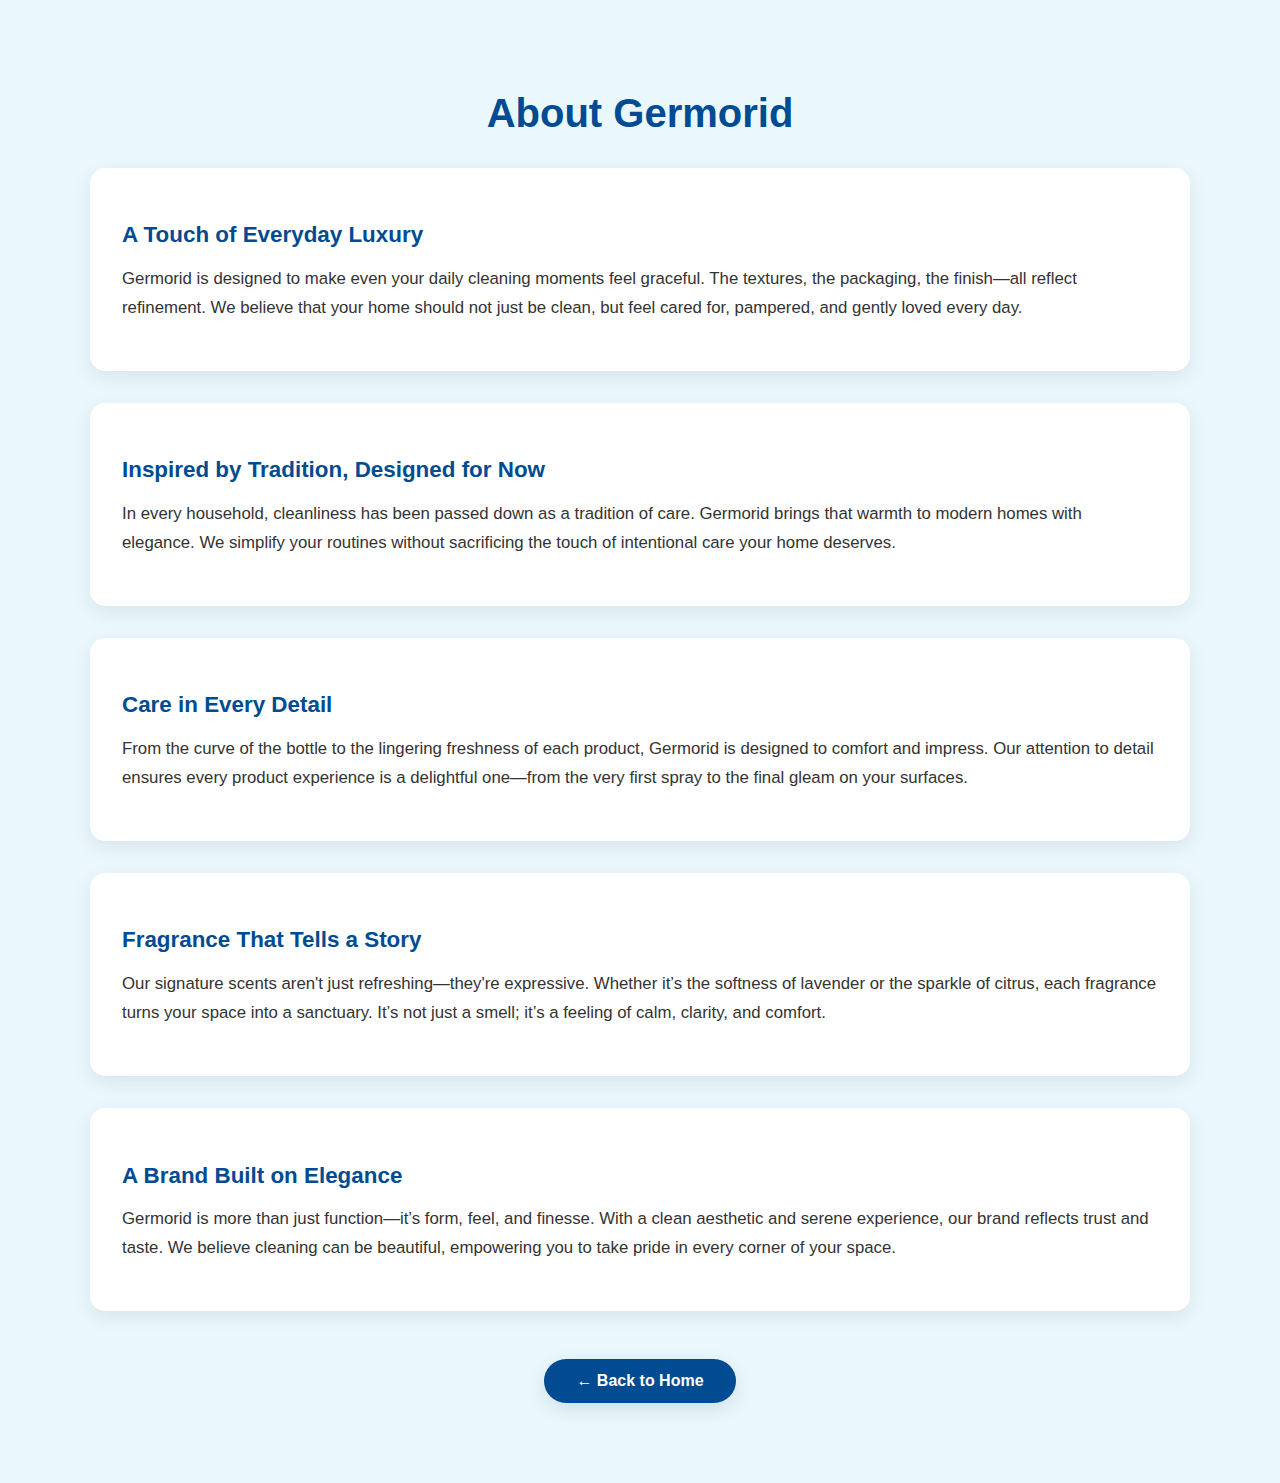
<file: about.html>
<!DOCTYPE html>
<html lang="en">
<head>
  <meta charset="UTF-8" />
  <meta name="viewport" content="width=device-width, initial-scale=1.0"/>
  <title>About Germorid</title>
  <style>
    body {
      font-family: 'Segoe UI', sans-serif;
      background: #eaf7fc;
      color: #333;
      margin: 0;
      padding: 2rem;
    }

    .about-wrapper {
      max-width: 1100px;
      margin: auto;
      padding: 2rem;
    }

    .about-title {
      text-align: center;
      font-size: 2.5rem;
      color: #004b91;
      margin-bottom: 2rem;
    }

    .about-box {
      background: #ffffff;
      padding: 2rem;
      border-radius: 15px;
      margin-bottom: 2rem;
      box-shadow: 0 6px 20px rgba(0,0,0,0.08);
      transition: transform 0.3s ease;
    }

    .about-box:hover {
      transform: translateY(-5px);
    }

    .about-box h3 {
      color: #004b91;
      font-size: 1.4rem;
      margin-bottom: 1rem;
    }

    .about-box p {
      font-size: 1.05rem;
      line-height: 1.7;
    }

    .back-button {
      display: block;
      margin: 3rem auto 1rem;
      padding: 0.8rem 2rem;
      background-color: #004b91;
      color: #fff;
      font-weight: bold;
      text-decoration: none;
      border-radius: 30px;
      box-shadow: 0 6px 20px rgba(0, 0, 0, 0.1);
      transition: background-color 0.3s ease, transform 0.3s ease;
      width: max-content;
    }

    .back-button:hover {
      background-color: #003366;
      transform: translateY(-3px);
    }

    @media (max-width: 768px) {
      .about-box {
        padding: 1.5rem;
      }

      .about-title {
        font-size: 2rem;
      }
    }
  </style>
</head>
<body>
  <div class="about-wrapper">
    <h1 class="about-title">About Germorid</h1>

    <div class="about-box">
      <h3>A Touch of Everyday Luxury</h3>
      <p>
        Germorid is designed to make even your daily cleaning moments feel graceful. The textures, the packaging, the finish—all reflect refinement. We believe that your home should not just be clean, but feel cared for, pampered, and gently loved every day.
      </p>
    </div>

    <div class="about-box">
      <h3>Inspired by Tradition, Designed for Now</h3>
      <p>
        In every household, cleanliness has been passed down as a tradition of care. Germorid brings that warmth to modern homes with elegance. We simplify your routines without sacrificing the touch of intentional care your home deserves.
      </p>
    </div>

    <div class="about-box">
      <h3>Care in Every Detail</h3>
      <p>
        From the curve of the bottle to the lingering freshness of each product, Germorid is designed to comfort and impress. Our attention to detail ensures every product experience is a delightful one—from the very first spray to the final gleam on your surfaces.
      </p>
    </div>

    <div class="about-box">
      <h3>Fragrance That Tells a Story</h3>
      <p>
        Our signature scents aren't just refreshing—they're expressive. Whether it’s the softness of lavender or the sparkle of citrus, each fragrance turns your space into a sanctuary. It’s not just a smell; it’s a feeling of calm, clarity, and comfort.
      </p>
    </div>

    <div class="about-box">
      <h3>A Brand Built on Elegance</h3>
      <p>
        Germorid is more than just function—it’s form, feel, and finesse. With a clean aesthetic and serene experience, our brand reflects trust and taste. We believe cleaning can be beautiful, empowering you to take pride in every corner of your space.
      </p>
    </div>

    <a href="index.html" class="back-button">← Back to Home</a>
  </div>
</body>
</html>
</file>
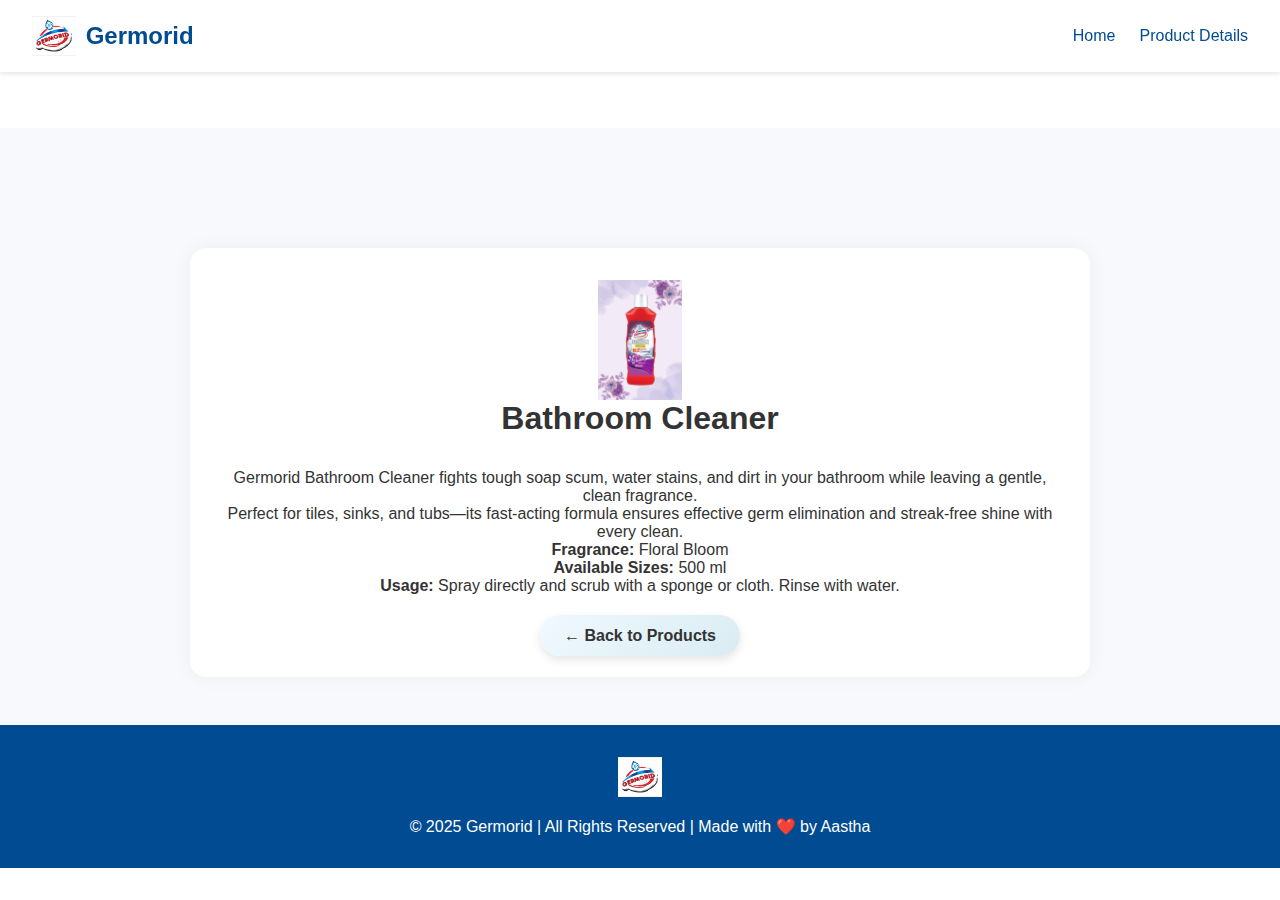
<file: bathroom-cleaner.html>
<!DOCTYPE html>
<html lang="en">
<head>
  <meta charset="UTF-8" />
  <meta name="viewport" content="width=device-width, initial-scale=1.0"/>
  <title>Bathroom Cleaner - Germorid</title>
  <link rel="stylesheet" href="styles2523.css" />
</head>
<body>
  <header class="navbar">
    <div class="logo">
      <img src="logo.jpeg" alt="Germorid Logo" class="logo-img" />
      <span>Germorid</span>
    </div>
    <nav class="nav-menu">
      <ul class="nav-links">
        <li><a href="index.html">Home</a></li>
        <li><a href="#product">Product Details</a></li>
      </ul>
    </nav>
  </header>
<section id="product" class="products" style="padding-top: 120px;">
  <div class="product-grid" style="max-width: 900px; margin: auto;">
    <div class="product-card" style="padding: 2rem; box-shadow: 0 0 20px rgba(0,0,0,0.05); border-radius: 16px; background-color: #fff;">
      <div class="product-image" style="text-align: center;">
        <img src="bathroomc.jpeg" alt=" Bathroom cleaner" style="max-width: 200px;" />
      </div>
      <h2 style="text-align: center;"> Bathroom Cleaner</h2>
<p>
          Germorid Bathroom Cleaner fights tough soap scum, water stains, and dirt in your bathroom while leaving a gentle, clean fragrance. 
        </p>
        <p>
          Perfect for tiles, sinks, and tubs—its fast-acting formula ensures effective germ elimination and streak-free shine with every clean.
        </p>
        <p><strong>Fragrance:</strong> Floral Bloom</p>
        <p><strong>Available Sizes:</strong> 500 ml</p>
        <p><strong>Usage:</strong> Spray directly and scrub with a sponge or cloth. Rinse with water.</p>


      <!-- FIXED BUTTON -->
      <div style="text-align: center; margin-top: 2rem;">
        <a href="index.html#products" class="cta-button">← Back to Products</a>
      </div>
    </div>
  </div>
</section>


  <footer class="footer">
    <div class="footer-logo">
      <img src="logo.jpeg" alt="Germorid Logo" />
    </div>
    <p>&copy; 2025 Germorid | All Rights Reserved | Made with ❤️ by Aastha</p>
  </footer>
</body>
</html>
</file>
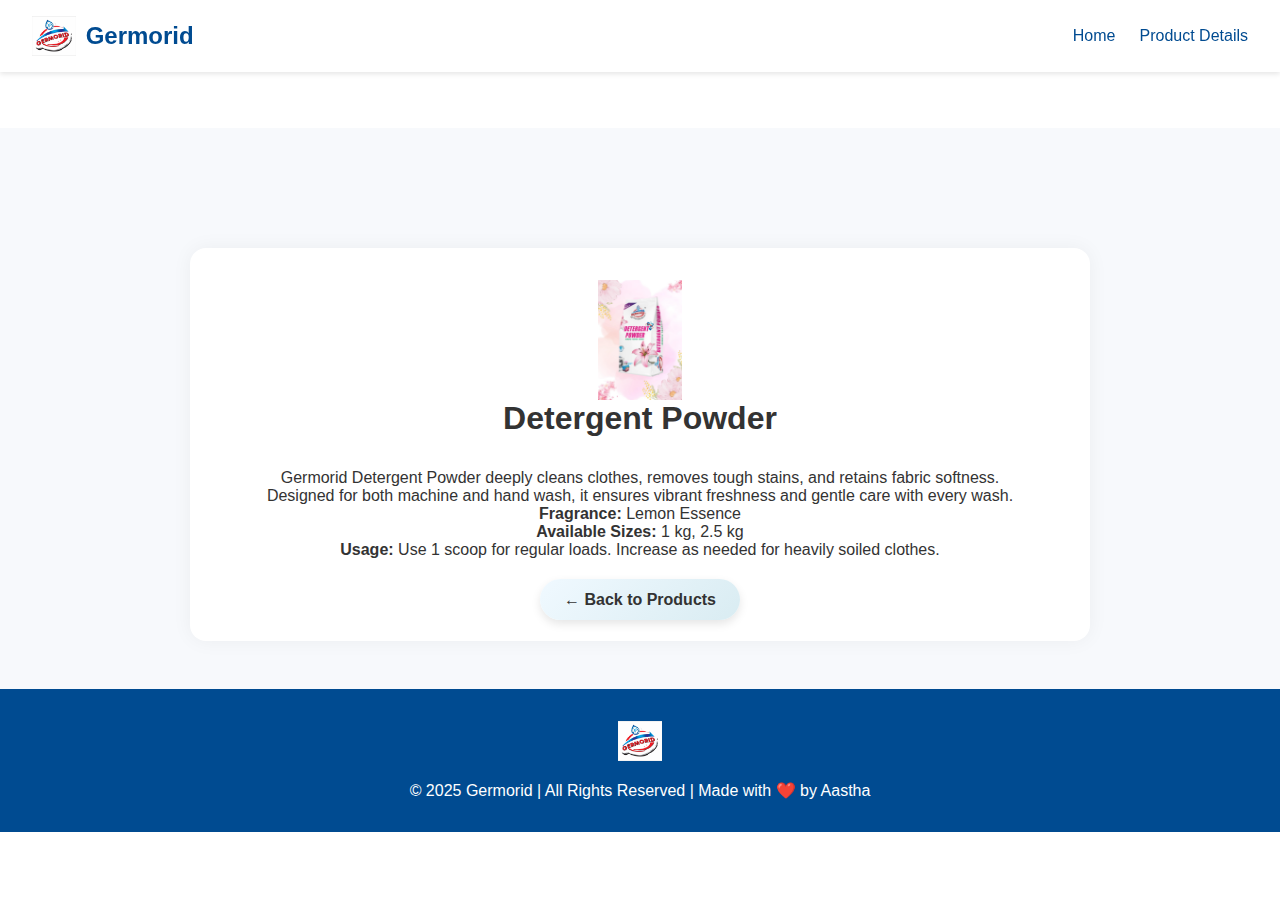
<file: detergent-powder.html>
<!DOCTYPE html>
<html lang="en">
<head>
  <meta charset="UTF-8" />
  <meta name="viewport" content="width=device-width, initial-scale=1.0"/>
  <title>Detergent Powder - Germorid</title>
  <link rel="stylesheet" href="styles2523.css" />
</head>
<body>
  <header class="navbar">
    <div class="logo">
      <img src="logo.jpeg" alt="Germorid Logo" class="logo-img" />
      <span>Germorid</span>
    </div>
    <nav class="nav-menu">
      <ul class="nav-links">
        <li><a href="index.html">Home</a></li>
        <li><a href="#product">Product Details</a></li>
      </ul>
    </nav>
  </header>
<section id="product" class="products" style="padding-top: 120px;">
  <div class="product-grid" style="max-width: 900px; margin: auto;">
    <div class="product-card" style="padding: 2rem; box-shadow: 0 0 20px rgba(0,0,0,0.05); border-radius: 16px; background-color: #fff;">
      <div class="product-image" style="text-align: center;">
        <img src="powder.jpeg" alt="Detergent Powder" style="max-width: 200px;" />
      </div>
      <h2 style="text-align: center;">Detergent Powder</h2>
<p>Germorid Detergent Powder deeply cleans clothes, removes tough stains, and retains fabric softness.</p>
<p>Designed for both machine and hand wash, it ensures vibrant freshness and gentle care with every wash.</p>
<p><strong>Fragrance:</strong> Lemon Essence</p>
<p><strong>Available Sizes:</strong> 1 kg, 2.5 kg</p>
<p><strong>Usage:</strong> Use 1 scoop for regular loads. Increase as needed for heavily soiled clothes.</p>

      <!-- FIXED BUTTON -->
      <div style="text-align: center; margin-top: 2rem;">
        <a href="index.html#products" class="cta-button">← Back to Products</a>
      </div>
    </div>
  </div>
</section>


  <footer class="footer">
    <div class="footer-logo">
      <img src="logo.jpeg" alt="Germorid Logo" />
    </div>
    <p>&copy; 2025 Germorid | All Rights Reserved | Made with ❤️ by Aastha</p>
  </footer>
</body>
</html>
</file>
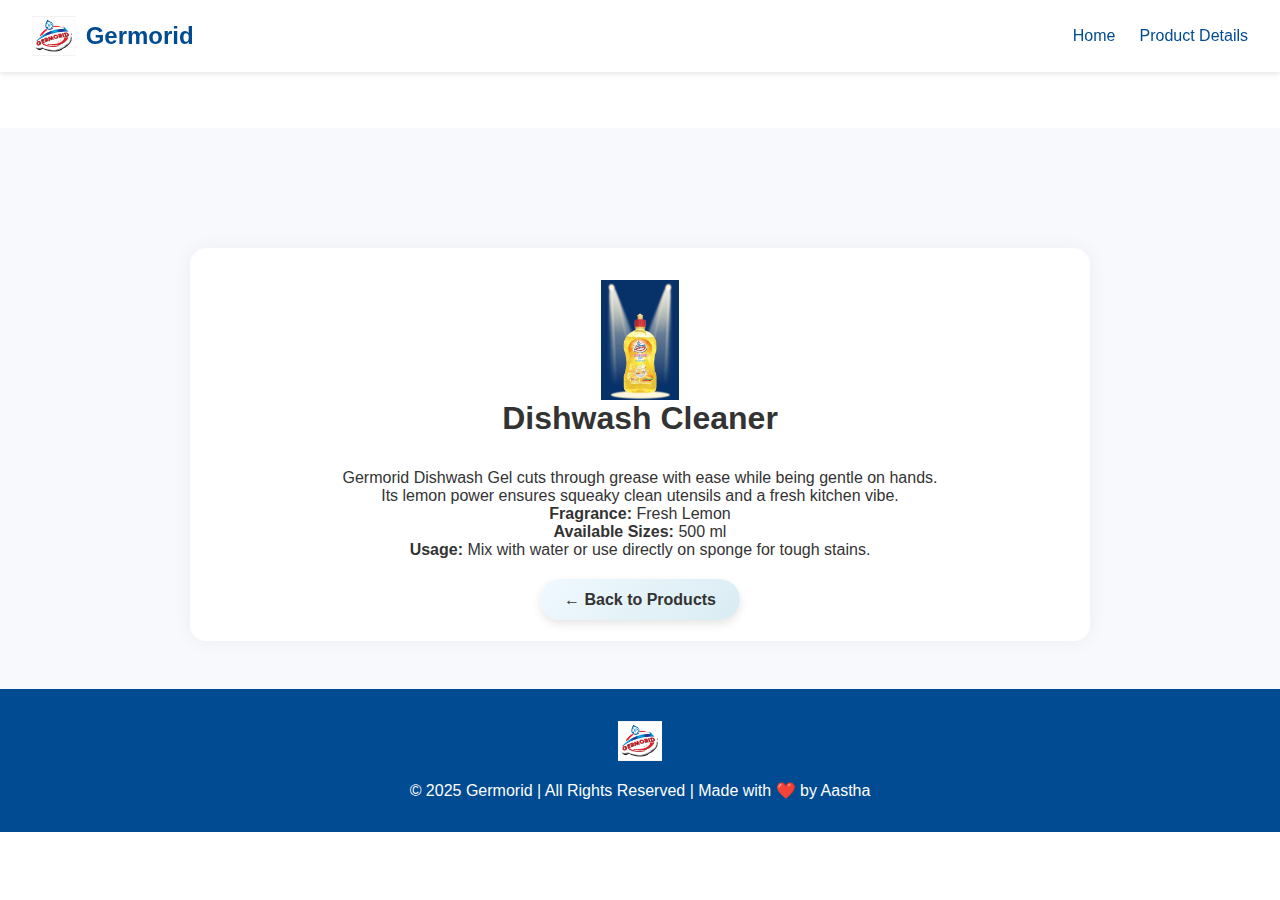
<file: dishwash-gel.html>
<!DOCTYPE html>
<html lang="en">
<head>
  <meta charset="UTF-8" />
  <meta name="viewport" content="width=device-width, initial-scale=1.0"/>
  <title>Dishwash Cleaner- Germorid</title>
  <link rel="stylesheet" href="styles2523.css" />
</head>
<body>
  <header class="navbar">
    <div class="logo">
      <img src="logo.jpeg" alt="Germorid Logo" class="logo-img" />
      <span>Germorid</span>
    </div>
    <nav class="nav-menu">
      <ul class="nav-links">
        <li><a href="index.html">Home</a></li>
        <li><a href="#product">Product Details</a></li>
      </ul>
    </nav>
  </header>
<section id="product" class="products" style="padding-top: 120px;">
  <div class="product-grid" style="max-width: 900px; margin: auto;">
    <div class="product-card" style="padding: 2rem; box-shadow: 0 0 20px rgba(0,0,0,0.05); border-radius: 16px; background-color: #fff;">
      <div class="product-image" style="text-align: center;">
        <img src="dishwash.jpg" alt="Dishwash Cleaner" style="max-width: 200px;" />
      </div>
      <h2 style="text-align: center;">Dishwash Cleaner</h2>
<p>Germorid Dishwash Gel cuts through grease with ease while being gentle on hands.</p>
<p>Its lemon power ensures squeaky clean utensils and a fresh kitchen vibe.</p>
<p><strong>Fragrance:</strong> Fresh Lemon</p>
<p><strong>Available Sizes:</strong> 500 ml</p>
<p><strong>Usage:</strong> Mix with water or use directly on sponge for tough stains.</p>

      <!-- FIXED BUTTON -->
      <div style="text-align: center; margin-top: 2rem;">
        <a href="index.html#products" class="cta-button">← Back to Products</a>
      </div>
    </div>
  </div>
</section>


  <footer class="footer">
    <div class="footer-logo">
      <img src="logo.jpeg" alt="Germorid Logo" />
    </div>
    <p>&copy; 2025 Germorid | All Rights Reserved | Made with ❤️ by Aastha</p>
  </footer>
</body>
</html>
</file>
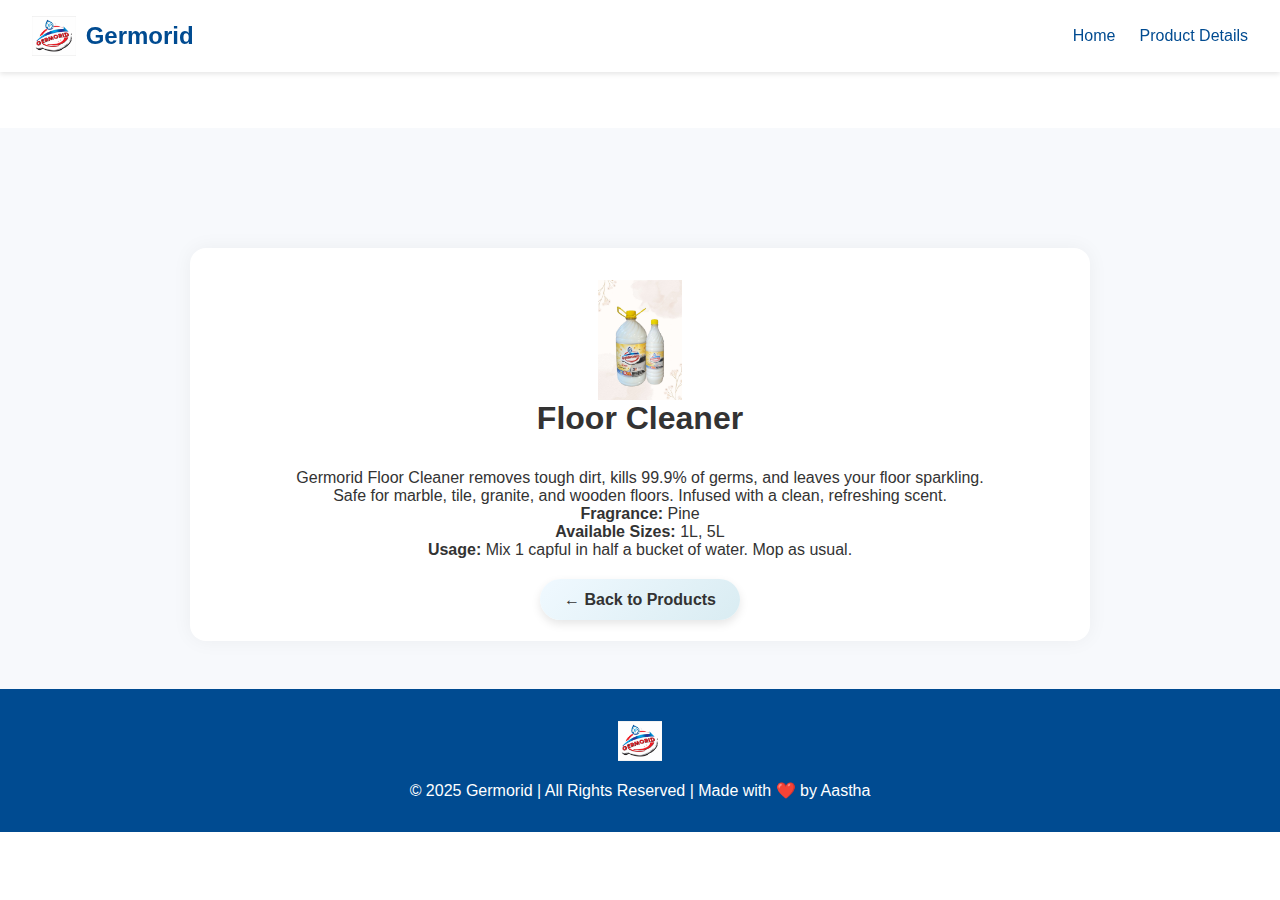
<file: floor-cleaner.html>
<!DOCTYPE html>
<html lang="en">
<head>
  <meta charset="UTF-8" />
  <meta name="viewport" content="width=device-width, initial-scale=1.0"/>
  <title>Floor Cleaner - Germorid</title>
  <link rel="stylesheet" href="styles2523.css" />
</head>
<body>
  <header class="navbar">
    <div class="logo">
      <img src="logo.jpeg" alt="Germorid Logo" class="logo-img" />
      <span>Germorid</span>
    </div>
    <nav class="nav-menu">
      <ul class="nav-links">
        <li><a href="index.html">Home</a></li>
        <li><a href="#product">Product Details</a></li>
      </ul>
    </nav>
  </header>
<section id="product" class="products" style="padding-top: 120px;">
  <div class="product-grid" style="max-width: 900px; margin: auto;">
    <div class="product-card" style="padding: 2rem; box-shadow: 0 0 20px rgba(0,0,0,0.05); border-radius: 16px; background-color: #fff;">
      <div class="product-image" style="text-align: center;">
        <img src="floorc.jpg" alt=" Floor Cleaner" style="max-width: 200px;" />
      </div>
      <h2 style="text-align: center;">Floor Cleaner</h2>
<p>Germorid Floor Cleaner removes tough dirt, kills 99.9% of germs, and leaves your floor sparkling.</p>
<p>Safe for marble, tile, granite, and wooden floors. Infused with a clean, refreshing scent.</p>
<p><strong>Fragrance:</strong> Pine</p>
<p><strong>Available Sizes:</strong> 1L, 5L</p>
<p><strong>Usage:</strong> Mix 1 capful in half a bucket of water. Mop as usual.</p>


      <!-- FIXED BUTTON -->
      <div style="text-align: center; margin-top: 2rem;">
        <a href="index.html#products" class="cta-button">← Back to Products</a>
      </div>
    </div>
  </div>
</section>


  <footer class="footer">
    <div class="footer-logo">
      <img src="logo.jpeg" alt="Germorid Logo" />
    </div>
    <p>&copy; 2025 Germorid | All Rights Reserved | Made with ❤️ by Aastha</p>
  </footer>
</body>
</html>
</file>
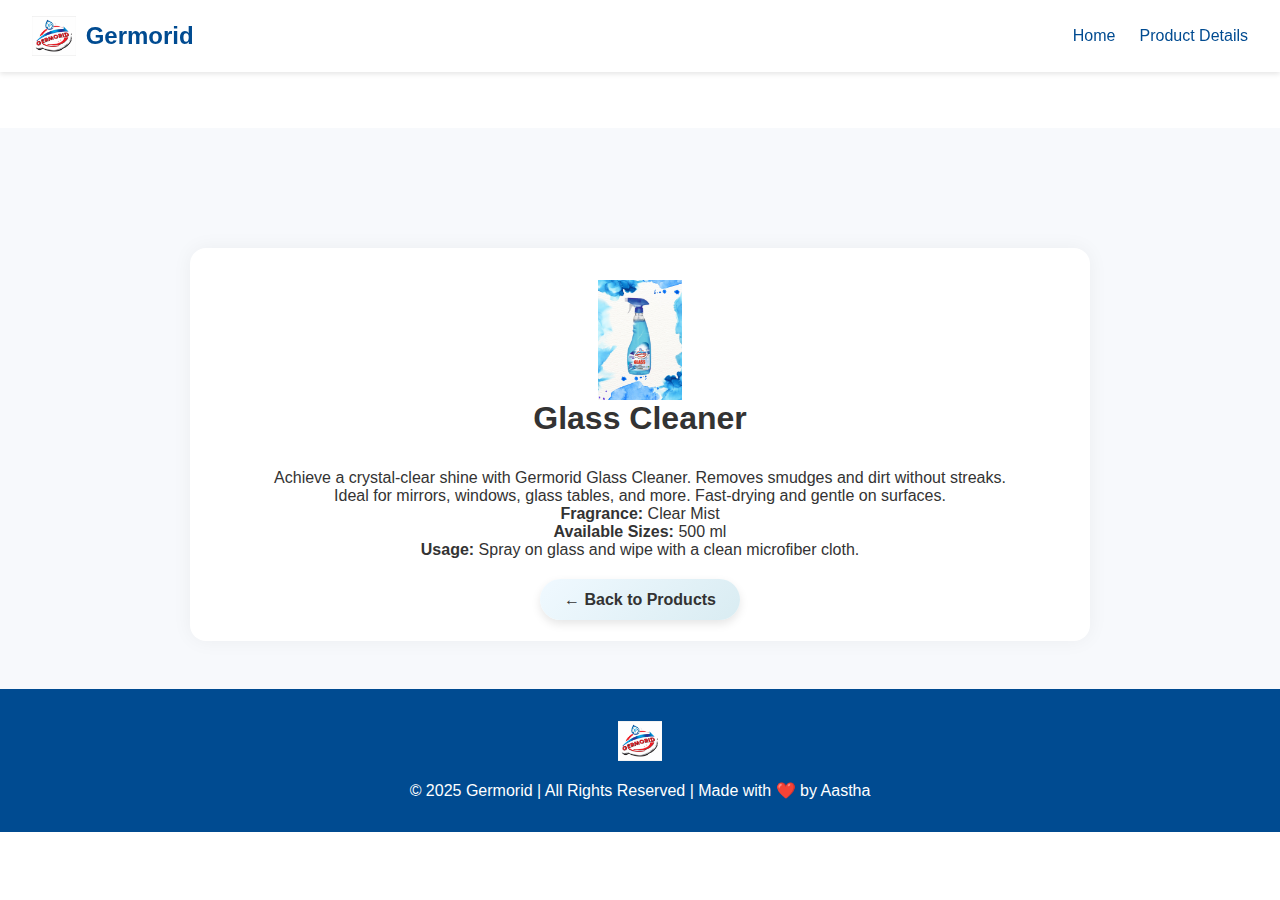
<file: glass-cleaner.html>
<!DOCTYPE html>
<html lang="en">
<head>
  <meta charset="UTF-8" />
  <meta name="viewport" content="width=device-width, initial-scale=1.0"/>
  <title>Glass Cleaner- Germorid</title>
  <link rel="stylesheet" href="styles2523.css" />
</head>
<body>
  <header class="navbar">
    <div class="logo">
      <img src="logo.jpeg" alt="Germorid Logo" class="logo-img" />
      <span>Germorid</span>
    </div>
    <nav class="nav-menu">
      <ul class="nav-links">
        <li><a href="index.html">Home</a></li>
        <li><a href="#product">Product Details</a></li>
      </ul>
    </nav>
  </header>
<section id="product" class="products" style="padding-top: 120px;">
  <div class="product-grid" style="max-width: 900px; margin: auto;">
    <div class="product-card" style="padding: 2rem; box-shadow: 0 0 20px rgba(0,0,0,0.05); border-radius: 16px; background-color: #fff;">
      <div class="product-image" style="text-align: center;">
        <img src="gcleaner.jpeg" alt=" Glass Cleaner" style="max-width: 200px;" />
      </div>
      <h2 style="text-align: center;">Glass Cleaner</h2>
      
<p>Achieve a crystal-clear shine with Germorid Glass Cleaner. Removes smudges and dirt without streaks.</p>
<p>Ideal for mirrors, windows, glass tables, and more. Fast-drying and gentle on surfaces.</p>
<p><strong>Fragrance:</strong> Clear Mist</p>
<p><strong>Available Sizes:</strong> 500 ml</p>
<p><strong>Usage:</strong> Spray on glass and wipe with a clean microfiber cloth.</p>

      <!-- FIXED BUTTON -->
      <div style="text-align: center; margin-top: 2rem;">
        <a href="index.html#products" class="cta-button">← Back to Products</a>
      </div>
    </div>
  </div>
</section>


  <footer class="footer">
    <div class="footer-logo">
      <img src="logo.jpeg" alt="Germorid Logo" />
    </div>
    <p>&copy; 2025 Germorid | All Rights Reserved | Made with ❤️ by Aastha</p>
  </footer>
</body>
</html>
</file>
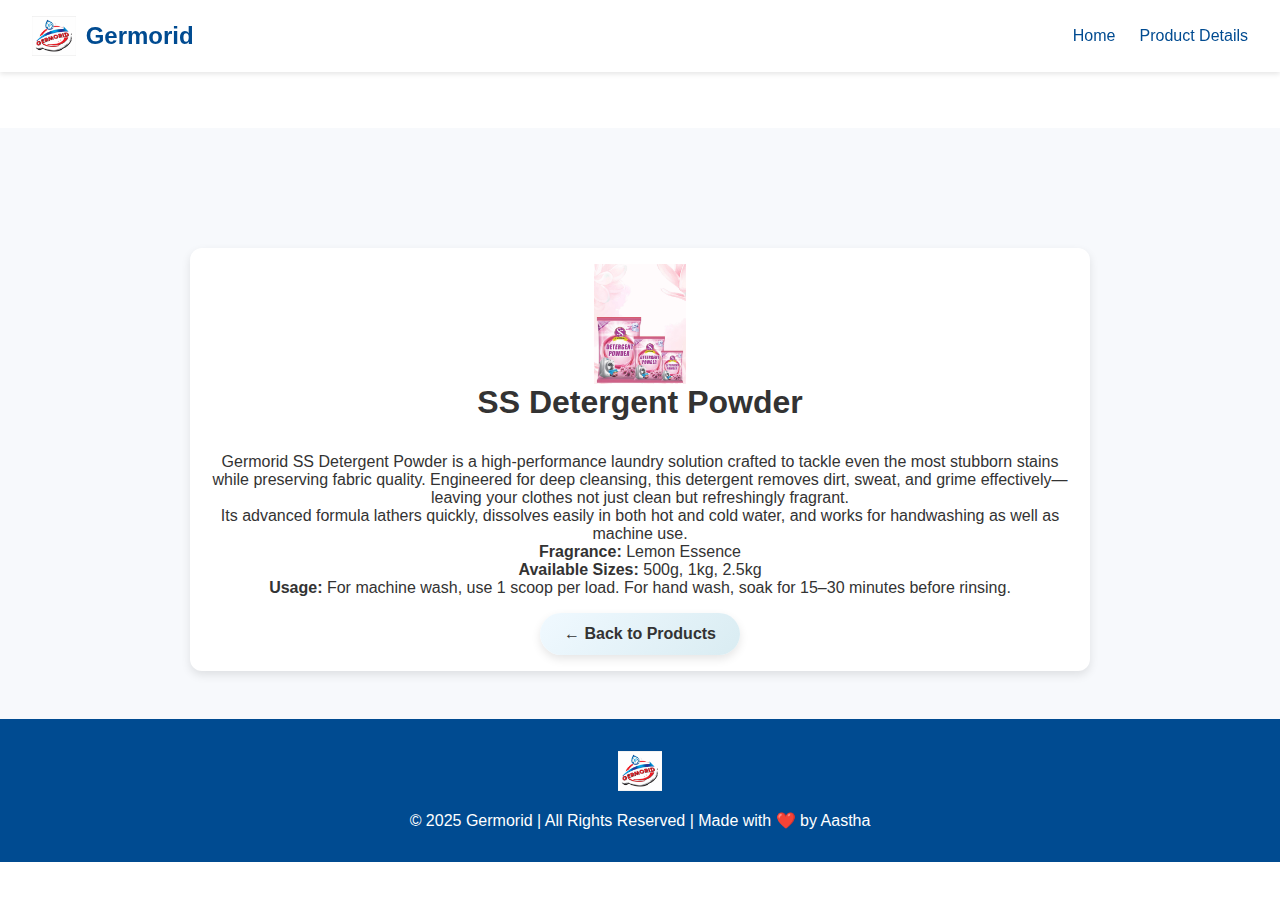
<file: SS-Detergent.html>
<!DOCTYPE html>
<html lang="en">
<head>
  <meta charset="UTF-8" />
  <meta name="viewport" content="width=device-width, initial-scale=1.0"/>
  <title>SS Detergent Powder - Germorid</title>
  <link rel="stylesheet" href="styles2523.css" />
</head>
<body>
  <header class="navbar">
    <div class="logo">
      <img src="logo.jpeg" alt="Germorid Logo" class="logo-img" />
      <span>Germorid</span>
    </div>
    <nav class="nav-menu">
      <ul class="nav-links">
        <li><a href="index.html">Home</a></li>
        <li><a href="#product">Product Details</a></li>
      </ul>
    </nav>
  </header>

  <section id="product" class="products" style="padding-top: 120px;">
    <div class="product-grid" style="max-width: 900px;">
      <div class="product-card">
        <div class="product-image">
          <img src="ss detergent .jpg" alt="SS Detergent Powder" />
        </div>
        <h2>SS Detergent Powder</h2>
        <p>
          Germorid SS Detergent Powder is a high-performance laundry solution crafted to tackle even the most stubborn stains while preserving fabric quality. Engineered for deep cleansing, this detergent removes dirt, sweat, and grime effectively—leaving your clothes not just clean but refreshingly fragrant.
        </p>
        <p>
          Its advanced formula lathers quickly, dissolves easily in both hot and cold water, and works for handwashing as well as machine use.
        </p>
        <p><strong>Fragrance:</strong> Lemon Essence</p>
        <p><strong>Available Sizes:</strong> 500g, 1kg, 2.5kg</p>
        <p><strong>Usage:</strong> For machine wash, use 1 scoop per load. For hand wash, soak for 15–30 minutes before rinsing.</p>
        <a href="index.html#products" class="cta-button" style="margin-top: 1rem; display: inline-block;">← Back to Products</a>
      </div>
    </div>
  </section>

  <footer class="footer">
    <div class="footer-logo">
      <img src="logo.jpeg" alt="Germorid Logo" />
    </div>
    <p>&copy; 2025 Germorid | All Rights Reserved | Made with ❤️ by Aastha</p>
  </footer>
</body>
</html>
</file>
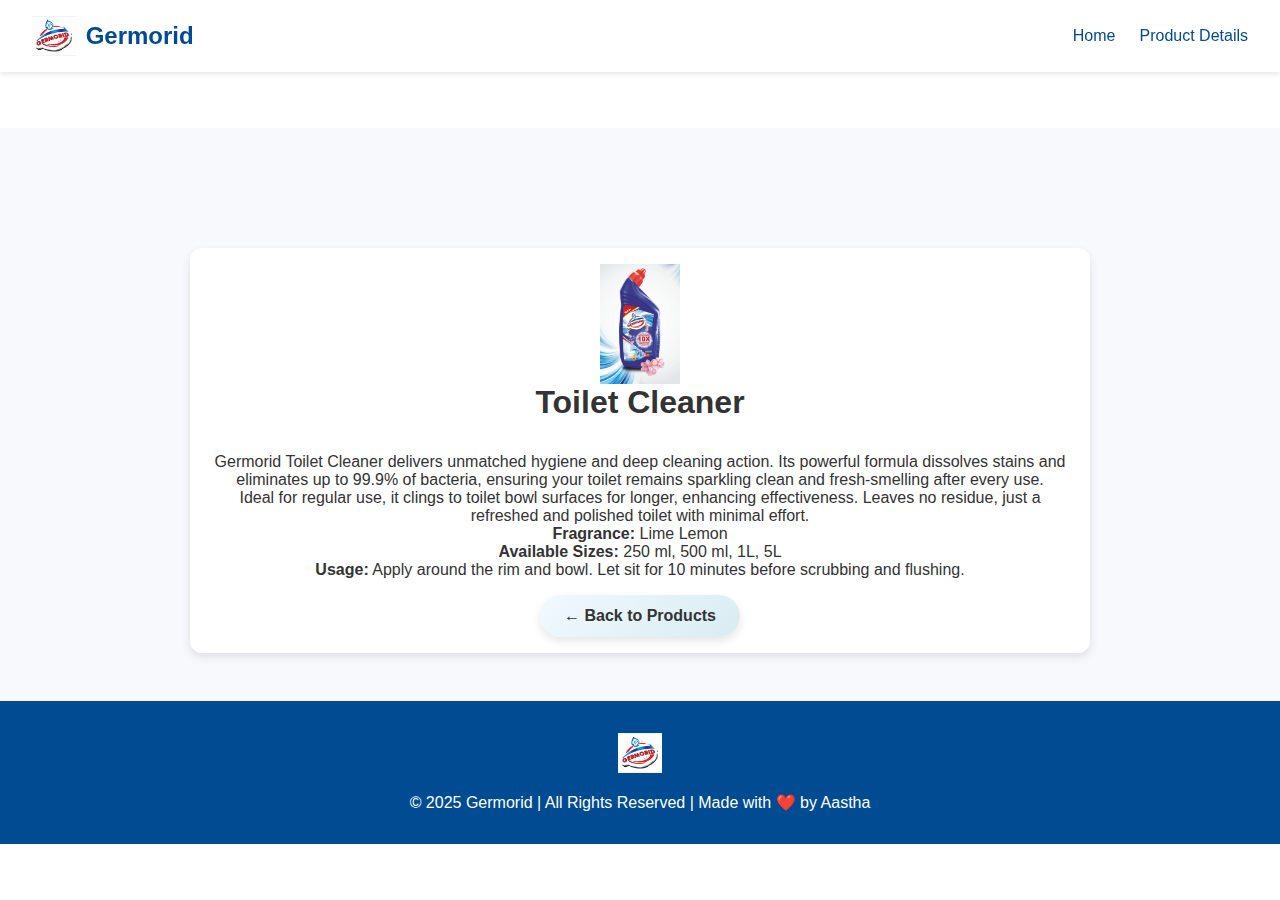
<file: toilet-cleaner.html>
<!DOCTYPE html>
<html lang="en">
<head>
  <meta charset="UTF-8" />
  <meta name="viewport" content="width=device-width, initial-scale=1.0"/>
  <title>Toilet Cleaner - Germorid</title>
  <link rel="stylesheet" href="styles2523.css" />
</head>
<body>
  <header class="navbar">
    <div class="logo">
      <img src="logo.jpeg" alt="Germorid Logo" class="logo-img" />
      <span>Germorid</span>
    </div>
    <nav class="nav-menu">
      <ul class="nav-links">
        <li><a href="index.html">Home</a></li>
        <li><a href="#product">Product Details</a></li>
      </ul>
    </nav>
  </header>

  <section id="product" class="products" style="padding-top: 120px;">
    <div class="product-grid" style="max-width: 900px;">
      <div class="product-card">
        <div class="product-image">
          <img src="tltc.jpeg" alt="Toilet Cleaner" />
        </div>
        <h2>Toilet Cleaner</h2>
        <p>
          Germorid Toilet Cleaner delivers unmatched hygiene and deep cleaning action. Its powerful formula dissolves stains and eliminates up to 99.9% of bacteria, ensuring your toilet remains sparkling clean and fresh-smelling after every use.
        </p>
        <p>
          Ideal for regular use, it clings to toilet bowl surfaces for longer, enhancing effectiveness. Leaves no residue, just a refreshed and polished toilet with minimal effort.
        </p>
        <p><strong>Fragrance:</strong> Lime Lemon</p>
        <p><strong>Available Sizes:</strong> 250 ml, 500 ml, 1L, 5L</p>
        <p><strong>Usage:</strong> Apply around the rim and bowl. Let sit for 10 minutes before scrubbing and flushing.</p>
        <a href="index.html#products" class="cta-button" style="margin-top: 1rem; display: inline-block;">← Back to Products</a>
      </div>
    </div>
  </section>

  <footer class="footer">
    <div class="footer-logo">
      <img src="logo.jpeg" alt="Germorid Logo" />
    </div>
    <p>&copy; 2025 Germorid | All Rights Reserved | Made with ❤️ by Aastha</p>
  </footer>
</body>
</html>
</file>
<file: styles2523.css>
/* Reset */
* {
  margin: 0;
  padding: 0;
  box-sizing: border-box;
}

body {
  font-family: 'Segoe UI', sans-serif;
  background: #fff;
  color: #333;
  padding-top: 80px; /* prevent content under navbar */
}

html {
  scroll-behavior: smooth;
}

/* Navbar Styles */
.navbar {
  position: fixed;
  top: 0;
  width: 100%;
  background-color: #ffffff;
  color: #004b91;
  display: flex;
  justify-content: space-between;
  align-items: center;
  padding: 1rem 2rem;
  box-shadow: 0 2px 5px rgba(0,0,0,0.1);
  z-index: 1000;
}

.logo {
  display: flex;
  align-items: center;
  font-size: 1.5rem;
  font-weight: bold;
  gap: 10px;
}

.logo-img {
  height: 40px;
  width: auto;
}

.nav-links {
  list-style: none;
  display: flex;
  gap: 1.5rem;
}

.nav-links a {
  text-decoration: none;
  color: #004b91;
  font-weight: 500;
  transition: color 0.3s ease;
}

.nav-links a:hover {
  color: #e1306c;
}

.hamburger {
  display: none;
  flex-direction: column;
  cursor: pointer;
  gap: 5px;
}

.hamburger span {
  height: 3px;
  width: 25px;
  background-color: #004b91;
  border-radius: 5px;
}

@media (max-width: 768px) {
  .nav-menu {
    display: none;
    position: absolute;
    top: 100%;
    left: 0;
    background-color: #fff;
    width: 100%;
    padding: 1rem 2rem;
    box-shadow: 0 2px 8px rgba(0, 0, 0, 0.1);
  }

  .nav-menu.active {
    display: block;
  }

  .nav-links {
    flex-direction: column;
    gap: 1rem;
  }

  .hamburger {
    display: flex;
  }
}

/* Hero Section */
.video-section {
  position: relative;
  height: 100vh;
  overflow: hidden;
}

.bg-video {
  position: absolute;
  top: 0;
  left: 0;
  min-width: 100%;
  min-height: 100%;
  object-fit: cover;
  z-index: -1;
}

.video-overlay {
  position: absolute;
  top: 0;
  left: 0;
  width: 100%;
  height: 100%;
  background: rgba(0, 47, 95, 0.5);
  display: flex;
  align-items: center;
  justify-content: center;
  text-align: center;
}

.hero-content {
  color: #fff;
  padding: 2rem;
}

.hero-content h1 {
  font-size: 3rem;
  margin-bottom: 1rem;
}

.hero-content p {
  font-size: 1.2rem;
  margin-bottom: 1.5rem;
}

/* CTA Button */
.cta-button {
  padding: 0.75rem 1.5rem;
  background: linear-gradient(135deg, #f0f9ff, #d9ecf2);
  color: #004b91;
  border-radius: 30px;
  text-decoration: none;
  font-weight: bold;
  transition: all 0.3s ease;
  box-shadow: 0 4px 10px rgba(0,0,0,0.1);
}

.cta-button:hover {
  background: #004b91;
  color: #fff;
  transform: translateY(-5px);
  box-shadow: 0 10px 20px rgba(0,0,0,0.15);
}

/* Products Section */
.products {
  padding: 5rem 2rem 3rem;
  text-align: center;
  background: #f7f9fc;
  margin-top: 3rem;
}

.products h2 {
  font-size: 2rem;
  margin-bottom: 2rem;
}

.product-grid {
  display: grid;
  grid-template-columns: repeat(auto-fit, minmax(250px, 1fr));
  gap: 2rem;
  max-width: 1000px;
  margin: auto;
}

.product-card {
  background: #fff;
  padding: 1rem;
  border-radius: 12px;
  box-shadow: 0 4px 10px rgba(0,0,0,0.1);
  transition: transform 0.3s ease, box-shadow 0.3s ease;
}

.product-card:hover {
  transform: translateY(-8px);
  box-shadow: 0 15px 25px rgba(0, 0, 0, 0.15);
}

.product-image {
  width: 100%;
  height: 120px;
  display: flex;
  justify-content: center;
  align-items: center;
  overflow: hidden;
  border-radius: 10px;
  background: #fff;
}

.product-image img {
  max-width: 100%;
  max-height: 100%;
  object-fit: contain;
  transition: transform 0.4s ease, box-shadow 0.3s ease;
}

.product-image img:hover {
  transform: scale(1.08);
  box-shadow: 0 10px 20px rgba(0, 0, 0, 0.15);
}

/* About & Contact */
.about, .contact {
  padding: 3rem 2rem;
  text-align: center;
  background-color: #f4f9ff;
}

.about {
  background-color: #c0dde6;
}

.about h2, .contact h2 {
  font-size: 2rem;
  margin-bottom: 1rem;
  color: #004b91;
}

.about p {
  max-width: 700px;
  margin: 0 auto;
  font-size: 1.1rem;
  line-height: 1.6;
}

.contact-info {
  margin-bottom: 2rem;
  font-size: 1.1rem;
  color: #333;
}

.contact-info p {
  margin: 0.5rem 0;
  display: flex;
  align-items: center;
  justify-content: center;
  gap: 0.5rem;
  flex-wrap: wrap;
}

.contact-info a {
  color: #004b91;
  text-decoration: none;
  font-weight: bold;
}

.contact-info a:hover {
  text-decoration: underline;
  color: #e1306c;
}

.contact-icon {
  font-size: 1.4rem;
  color: #004b91;
  margin-right: 8px;
}



/* Footer */
.footer {
  background-color: #004b91;
  color: white;
  text-align: center;
  padding: 2rem 1rem;
}

.footer-logo img {
  height: 40px;
  margin-bottom: 1rem;
}

/* Banner */
.banner {
  display: flex;
  justify-content: center;
  margin-bottom: 3rem;
}

.full-banner {
  max-width: 70%;
  height: auto;
}

/* Fade In Animation */
.fade-in {
  opacity: 0;
  transform: translateY(20px);
  transition: opacity 0.8s ease-out, transform 0.8s ease-out;
}

.fade-in.show {
  opacity: 1;
  transform: translateY(0);
}

/* Responsive */
@media (max-width: 600px) {
  .hero-content h1 {
    font-size: 2rem;
  }
  .hero-content p {
    font-size: 1rem;
  }
}
/* Remove underline and default link styling for product cards */
.product-grid a {
  text-decoration: none;
  color: inherit;
}

.product-grid a h3,
.product-grid a p {
  text-decoration: none;
  color: #333; /* Black text for heading and paragraph */
}

.product-grid a:hover {
  text-decoration: none;
  color: inherit;
}
@media (max-width: 600px) {
  .products,
  .about,
  .contact {
    padding: 2rem 1rem;
  }
  .product-card h3 {
    font-size: 1.1rem;
  }
}
@media (max-width: 600px) {
  .contact-info p {
    flex-direction: column;
    align-items: flex-start;
  }
}
</file>
